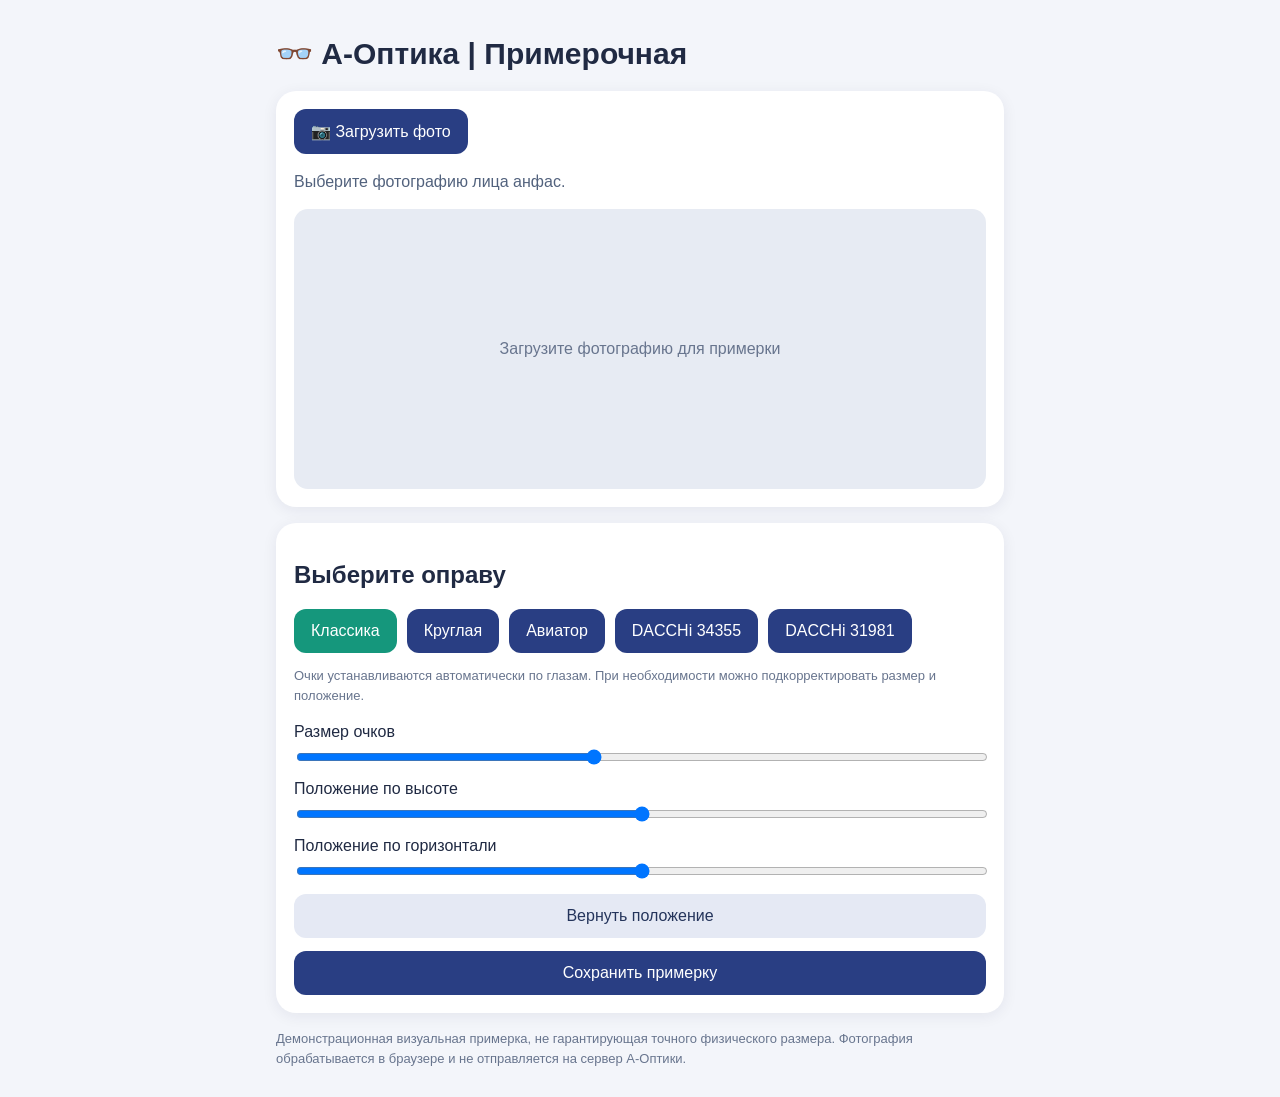
<file: index.html>
<!doctype html>
<html lang="ru"><head><meta charset="utf-8"><meta name="viewport" content="width=device-width,initial-scale=1"><title>А-Оптика — виртуальная примерочная</title>
<style>*{box-sizing:border-box}body{margin:0;background:#f3f5fa;color:#202a43;font-family:Arial,sans-serif}main{max-width:760px;margin:auto;padding:16px}h1{font-size:clamp(22px,5vw,30px)}.panel{background:white;border-radius:20px;padding:18px;margin:16px 0;box-shadow:0 3px 15px #18234412}.btn,button{background:#293e83;border:0;border-radius:12px;padding:13px 17px;color:white;font:inherit;cursor:pointer}.btn{display:inline-block}input[type=file]{display:none}.stage{position:relative;background:#e7ebf3;border-radius:14px;overflow:hidden;margin-top:14px;touch-action:none}.stage canvas{display:block;width:100%;height:auto;touch-action:none}[hidden]{display:none!important}.placeholder{min-height:280px;display:grid;place-items:center;color:#68758e;text-align:center}.status{color:#52627d;line-height:1.45}.frames{display:flex;flex-wrap:wrap;gap:10px}.frames button.active{background:#15977c}.controls{display:grid;gap:13px;margin-top:18px}.controls label{display:grid;gap:6px}input[type=range]{width:100%}.secondary{background:#e5e9f4;color:#24345b}.small{font-size:13px;color:#68758e;line-height:1.5}</style></head>
<body><main><h1>👓 А-Оптика | Примерочная</h1><section class="panel"><label class="btn" for="upload">📷 Загрузить фото</label><input type="file" id="upload" accept="image/*"><p id="status" class="status" aria-live="polite">Выберите фотографию лица анфас.</p><div id="stage" class="stage"><div id="placeholder" class="placeholder">Загрузите фотографию для примерки</div><canvas id="canvas" hidden></canvas></div></section><section class="panel"><h2>Выберите оправу</h2><div id="frames" class="frames"></div><p class="small">Очки устанавливаются автоматически по глазам. При необходимости можно подкорректировать размер и положение.</p><div class="controls"><label>Размер очков <input type="range" id="scale" min="70" max="140" value="100"></label><label>Положение по высоте <input type="range" id="vertical" min="-120" max="120" value="0"></label><label>Положение по горизонтали <input type="range" id="horizontal" min="-120" max="120" value="0"></label><button id="reset" class="secondary">Вернуть положение</button><button id="save">Сохранить примерку</button></div></section><p class="small">Демонстрационная визуальная примерка, не гарантирующая точного физического размера. Фотография обрабатывается в браузере и не отправляется на сервер А-Оптики.</p></main>
<script type="module">
const $=id=>document.getElementById(id),canvas=$('canvas'),ctx=canvas.getContext('2d');
window.Telegram?.WebApp?.ready();window.Telegram?.WebApp?.expand();
// imageWidth: коэффициент ширины относительно расстояния между внешними уголками глаз.
// offsetY: смещение центра оправы относительно линии глаз, в долях её ширины.
const models=[
 {name:'Классика',type:'rect',color:'#252733',imageWidth:1.57,offsetY:0},
 {name:'Круглая',type:'round',color:'#29384d',imageWidth:1.57,offsetY:0},
 {name:'Авиатор',type:'aviator',color:'#8a7149',imageWidth:1.57,offsetY:0.04},
 {name:'DACCHi 34355',type:'image',src:'dacchi-34355.png',imageWidth:1.57,offsetY:-0.065},
 {name:'DACCHi 31981',type:'image',src:'dacchi-31981.png',imageWidth:1.57,offsetY:-0.055}
];
let img=null,choice=0,anchor={x:.5,y:.43,eyeDist:0,angle:0},autoAnchor=null,drag=null,detectorPromise=null;
const frameImages={};
// Примерка рассчитана на визуальный подбор, а не на измерение посадки в миллиметрах.
for(const model of models){if(model.type!=='image')continue;const picture=new Image();frameImages[model.src]={picture,bounds:null,ready:false};picture.onload=()=>{const entry=frameImages[model.src];entry.ready=true;entry.bounds=visibleBounds(picture);draw()};picture.onerror=()=>message('Не удалось загрузить оправу: '+model.src);picture.src=model.src}
// Обрезаем только прозрачные внешние поля, не меняя пиксели исходной оправы.
function visibleBounds(picture){const c=document.createElement('canvas');c.width=picture.naturalWidth;c.height=picture.naturalHeight;const g=c.getContext('2d',{willReadFrequently:true});g.drawImage(picture,0,0);const d=g.getImageData(0,0,c.width,c.height).data;let x0=c.width,y0=c.height,x1=-1,y1=-1;for(let y=0;y<c.height;y++)for(let x=0;x<c.width;x++){if(d[(y*c.width+x)*4+3]>18){x0=Math.min(x0,x);x1=Math.max(x1,x);y0=Math.min(y0,y);y1=Math.max(y1,y)}}return x1<0?{x:0,y:0,w:c.width,h:c.height}:{x:x0,y:y0,w:x1-x0+1,h:y1-y0+1}}
$('frames').innerHTML=models.map((m,i)=>`<button data-id="${i}" class="${i===0?'active':''}">${m.name}</button>`).join('');
$('frames').onclick=e=>{const b=e.target.closest('button[data-id]');if(!b)return;choice=Number(b.dataset.id);document.querySelectorAll('#frames button').forEach(el=>el.classList.toggle('active',el===b));$('scale').value=100;$('vertical').value=0;$('horizontal').value=0;draw()};
function message(t){$('status').textContent=t}
function frameWidth(m){const base=anchor.eyeDist>0?anchor.eyeDist*m.imageWidth:canvas.width*.40;return base*Number($('scale').value)/100}
function drawPhotoFrame(m){const entry=frameImages[m.src];if(!entry?.ready)return;const {picture,bounds:b}=entry,w=frameWidth(m),h=w*b.h/b.w;const x=anchor.x*canvas.width+Number($('horizontal').value)*canvas.width/1000,y=anchor.y*canvas.height+w*m.offsetY+Number($('vertical').value)*canvas.height/1000;ctx.save();ctx.translate(x,y);ctx.rotate(anchor.angle);ctx.drawImage(picture,b.x,b.y,b.w,b.h,-w/2,-h/2,w,h);ctx.restore()}
function drawFrame(){const m=models[choice];if(m.type==='image'){drawPhotoFrame(m);return}const w=frameWidth(m),cx=anchor.x*canvas.width+Number($('horizontal').value)*canvas.width/1000,cy=anchor.y*canvas.height+w*m.offsetY+Number($('vertical').value)*canvas.height/1000;ctx.save();ctx.translate(cx,cy);ctx.rotate(anchor.angle);ctx.scale(w/240,w/240);ctx.strokeStyle=m.color;ctx.lineWidth=7;ctx.lineJoin='round';ctx.beginPath();if(m.type==='round'){ctx.ellipse(-58,0,40,31,0,0,Math.PI*2);ctx.ellipse(58,0,40,31,0,0,Math.PI*2)}else if(m.type==='rect'){ctx.roundRect(-103,-29,88,58,15);ctx.roundRect(15,-29,88,58,15)}else{for(const s of [-1,1]){ctx.moveTo(s*18,-20);ctx.quadraticCurveTo(s*60,-42,s*104,-20);ctx.lineTo(s*95,16);ctx.quadraticCurveTo(s*61,68,s*25,18);ctx.closePath()}}ctx.stroke();ctx.beginPath();ctx.moveTo(-17,-11);ctx.quadraticCurveTo(0,-23,17,-11);ctx.moveTo(-103,-17);ctx.lineTo(-120,-25);ctx.moveTo(103,-17);ctx.lineTo(120,-25);ctx.stroke();ctx.restore()}
function draw(){if(!img)return;ctx.clearRect(0,0,canvas.width,canvas.height);ctx.drawImage(img,0,0,canvas.width,canvas.height);drawFrame()}
function initialAnchor(){return{x:.5,y:.43,eyeDist:0,angle:0}}
async function getDetector(){if(!detectorPromise){detectorPromise=(async()=>{const {FaceLandmarker,FilesetResolver}=await import('./vision_bundle.mjs');const vision=await FilesetResolver.forVisionTasks(new URL('./',window.location.href).href);return FaceLandmarker.createFromOptions(vision,{baseOptions:{modelAssetPath:new URL('./face_landmarker.task',window.location.href).href,delegate:'CPU'},runningMode:'IMAGE',numFaces:1})})().catch(e=>{detectorPromise=null;throw e})}return detectorPromise}
function landmarksToAnchor(p){const left=p[33],right=p[263];if(!left||!right)return null;const dx=(right.x-left.x)*canvas.width,dy=(right.y-left.y)*canvas.height,dist=Math.hypot(dx,dy);return{x:(left.x+right.x)/2,y:(left.y+right.y)/2,eyeDist:dist,angle:Math.atan2(dy,dx)}}
$('upload').onchange=async e=>{const file=e.target.files?.[0];if(!file)return;message('Загружаем фотографию…');const url=URL.createObjectURL(file),next=new Image();try{await new Promise((resolve,reject)=>{next.onload=resolve;next.onerror=()=>reject(new Error('Не удалось прочитать изображение. Попробуйте JPG или PNG.'));next.src=url});img=next;const ratio=Math.min(1,1800/Math.max(next.naturalWidth,next.naturalHeight));canvas.width=Math.max(1,Math.round(next.naturalWidth*ratio));canvas.height=Math.max(1,Math.round(next.naturalHeight*ratio));canvas.hidden=false;$('placeholder').hidden=true;anchor=initialAnchor();autoAnchor=null;$('scale').value=100;$('vertical').value=0;$('horizontal').value=0;draw();message('Фото загружено. Определяем положение глаз…');try{const detector=await getDetector();const result=detector.detect(next);const p=result.faceLandmarks?.[0],a=p&&landmarksToAnchor(p);if(a){autoAnchor=a;anchor={...a};draw();message('Лицо распознано. Размер оправы установлен автоматически.')}else message('Лицо не найдено. Переместите оправу вручную.')}catch(err){console.warn(err);message('Распознавание недоступно ('+(err?.message||'ошибка')+'). Переместите оправу вручную.')}}catch(err){message(err.message)}finally{URL.revokeObjectURL(url);e.target.value=''}};
canvas.addEventListener('pointerdown',e=>{if(!img)return;drag={x:e.clientX,y:e.clientY,ax:anchor.x,ay:anchor.y};canvas.setPointerCapture(e.pointerId)});canvas.addEventListener('pointermove',e=>{if(!drag)return;const r=canvas.getBoundingClientRect();anchor.x=drag.ax+(e.clientX-drag.x)/r.width;anchor.y=drag.ay+(e.clientY-drag.y)/r.height;draw()});for(const ev of ['pointerup','pointercancel','lostpointercapture'])canvas.addEventListener(ev,()=>drag=null);
$('scale').oninput=draw;$('vertical').oninput=draw;$('horizontal').oninput=draw;$('reset').onclick=()=>{if(!img)return;anchor={...(autoAnchor||initialAnchor())};$('scale').value=100;$('vertical').value=0;$('horizontal').value=0;draw()};$('save').onclick=()=>{if(!img)return message('Сначала загрузите фото.');try{const a=document.createElement('a');a.download='a-optika-primerka.png';a.href=canvas.toDataURL('image/png');document.body.append(a);a.click();a.remove()}catch(e){message('Не удалось сохранить изображение: '+e.message)}};
</script></body></html>
</file>
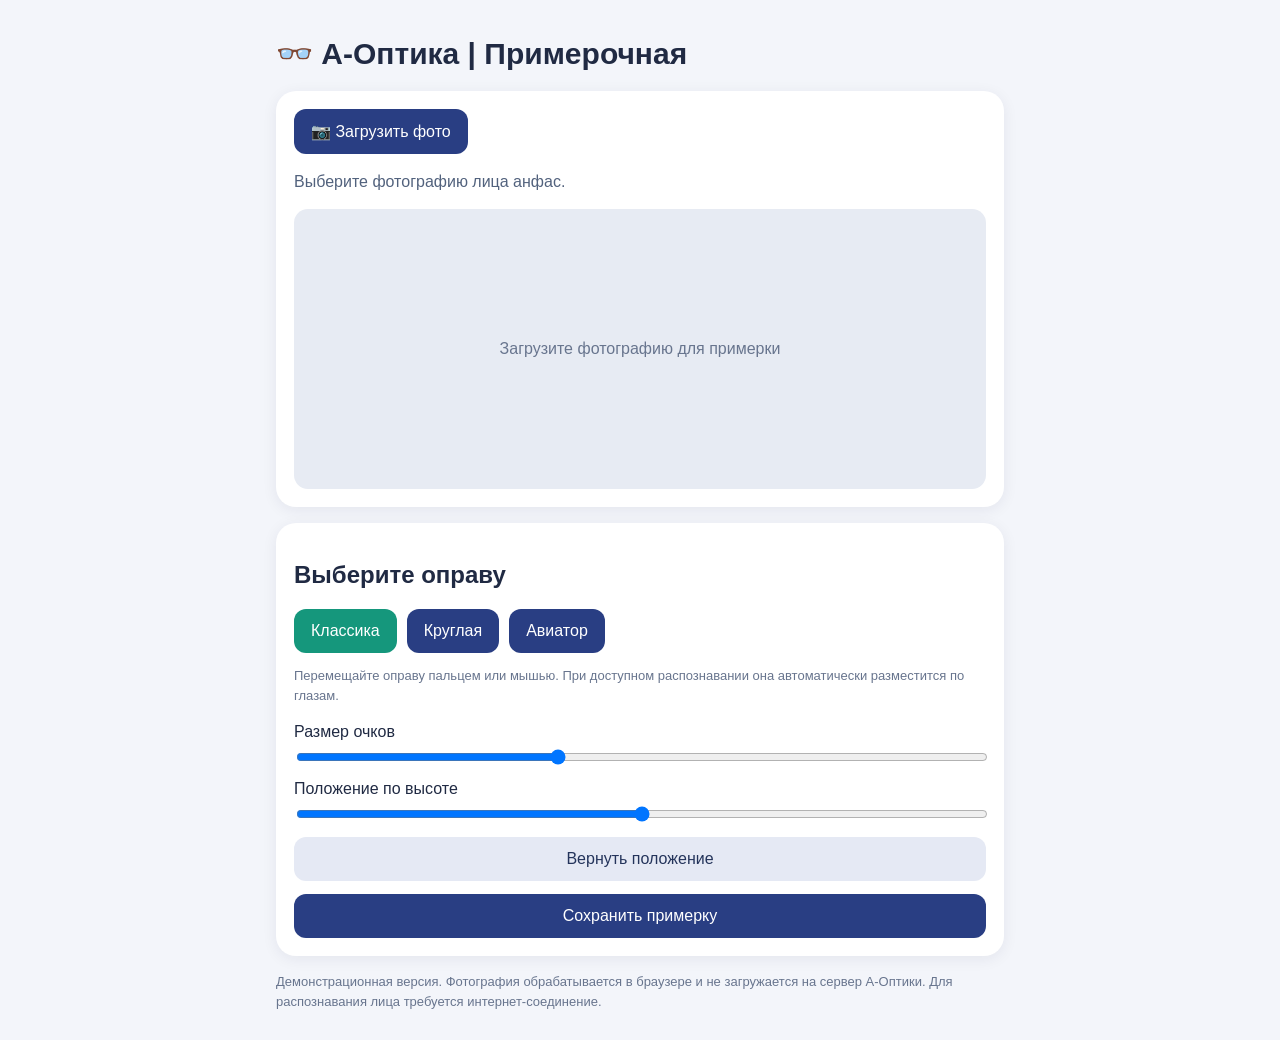
<file: index-backup.html>
<!doctype html>
<html lang="ru"><head><meta charset="utf-8"><meta name="viewport" content="width=device-width,initial-scale=1"><title>А-Оптика — виртуальная примерочная</title>
<style>*{box-sizing:border-box}body{margin:0;background:#f3f5fa;color:#202a43;font-family:Arial,sans-serif}main{max-width:760px;margin:auto;padding:16px}h1{font-size:clamp(22px,5vw,30px)}.panel{background:white;border-radius:20px;padding:18px;margin:16px 0;box-shadow:0 3px 15px #18234412}.btn,button{background:#293e83;border:0;border-radius:12px;padding:13px 17px;color:white;font:inherit;cursor:pointer}.btn{display:inline-block}input[type=file]{display:none}.stage{position:relative;background:#e7ebf3;border-radius:14px;overflow:hidden;margin-top:14px;touch-action:none}.stage canvas{display:block;width:100%;height:auto;touch-action:none}[hidden]{display:none!important}.placeholder{min-height:280px;display:grid;place-items:center;color:#68758e;text-align:center}.status{color:#52627d;line-height:1.45}.frames{display:flex;flex-wrap:wrap;gap:10px}.frames button.active{background:#15977c}.controls{display:grid;gap:13px;margin-top:18px}.controls label{display:grid;gap:6px}input[type=range]{width:100%}.secondary{background:#e5e9f4;color:#24345b}.small{font-size:13px;color:#68758e;line-height:1.5}</style></head>
<body><main><h1>👓 А-Оптика | Примерочная</h1><section class="panel"><label class="btn" for="upload">📷 Загрузить фото</label><input type="file" id="upload" accept="image/*"><p id="status" class="status">Выберите фотографию лица анфас.</p><div id="stage" class="stage"><div id="placeholder" class="placeholder">Загрузите фотографию для примерки</div><canvas id="canvas" hidden></canvas></div></section><section class="panel"><h2>Выберите оправу</h2><div id="frames" class="frames"></div><p class="small">Перемещайте оправу пальцем или мышью. При доступном распознавании она автоматически разместится по глазам.</p><div class="controls"><label>Размер очков <input type="range" id="scale" min="55" max="175" value="100"></label><label>Положение по высоте <input type="range" id="vertical" min="-120" max="120" value="0"></label><button id="reset" class="secondary">Вернуть положение</button><button id="save">Сохранить примерку</button></div></section><p class="small">Демонстрационная версия. Фотография обрабатывается в браузере и не загружается на сервер А-Оптики. Для распознавания лица требуется интернет-соединение.</p></main>
<script type="module">
const $=id=>document.getElementById(id), canvas=$('canvas'),ctx=canvas.getContext('2d');
const models=[{name:'Классика',type:'rect',color:'#252733'},{name:'Круглая',type:'round',color:'#29384d'},{name:'Авиатор',type:'aviator',color:'#8a7149'}];
let img=null,choice=0,anchor={x:.5,y:.43,w:.40,angle:0},autoAnchor=null,drag=null,detectorPromise=null;
$('frames').innerHTML=models.map((m,i)=>`<button data-id="${i}" class="${i===0?'active':''}">${m.name}</button>`).join('');
$('frames').onclick=e=>{let b=e.target.closest('button[data-id]');if(!b)return;choice=Number(b.dataset.id);document.querySelectorAll('#frames button').forEach(el=>el.classList.toggle('active',el===b));draw()};
function message(t){$('status').textContent=t}
function drawFrame(){const m=models[choice],w=anchor.w*canvas.width*Number($('scale').value)/100,cx=anchor.x*canvas.width,cy=anchor.y*canvas.height+Number($('vertical').value)*canvas.height/1000;ctx.save();ctx.translate(cx,cy);ctx.rotate(anchor.angle);ctx.scale(w/240,w/240);ctx.strokeStyle=m.color;ctx.lineWidth=7;ctx.lineJoin='round';ctx.beginPath();if(m.type==='round'){ctx.ellipse(-58,0,40,31,0,0,Math.PI*2);ctx.ellipse(58,0,40,31,0,0,Math.PI*2)}else if(m.type==='rect'){ctx.roundRect(-103,-29,88,58,15);ctx.roundRect(15,-29,88,58,15)}else{for(const s of [-1,1]){ctx.moveTo(s*18,-20);ctx.quadraticCurveTo(s*60,-42,s*104,-20);ctx.lineTo(s*95,16);ctx.quadraticCurveTo(s*61,68,s*25,18);ctx.closePath()}}ctx.stroke();ctx.beginPath();ctx.moveTo(-17,-11);ctx.quadraticCurveTo(0,-23,17,-11);ctx.moveTo(-103,-17);ctx.lineTo(-120,-25);ctx.moveTo(103,-17);ctx.lineTo(120,-25);ctx.stroke();ctx.restore()}
function draw(){if(!img)return;ctx.clearRect(0,0,canvas.width,canvas.height);ctx.drawImage(img,0,0,canvas.width,canvas.height);drawFrame()}
function initialAnchor(){return{x:.5,y:.43,w:.40,angle:0}}
async function getDetector(){if(!detectorPromise){detectorPromise=(async()=>{let FaceLandmarker,FilesetResolver;try{({FaceLandmarker,FilesetResolver}=await import('https://cdn.jsdelivr.net/npm/@mediapipe/tasks-vision@0.10.22/+esm'))}catch(first){({FaceLandmarker,FilesetResolver}=await import('https://esm.sh/@mediapipe/tasks-vision@0.10.22'))}const vision=await FilesetResolver.forVisionTasks('https://cdn.jsdelivr.net/npm/@mediapipe/tasks-vision@0.10.22/wasm');return FaceLandmarker.createFromOptions(vision,{baseOptions:{modelAssetPath:'https://storage.googleapis.com/mediapipe-models/face_landmarker/face_landmarker/float16/1/face_landmarker.task',delegate:'CPU'},runningMode:'IMAGE',numFaces:1})})().catch(e=>{detectorPromise=null;throw e})}return detectorPromise}
function landmarksToAnchor(p){const left=p[33],right=p[263];if(!left||!right)return null;const dx=(right.x-left.x)*canvas.width,dy=(right.y-left.y)*canvas.height,dist=Math.hypot(dx,dy);return{x:(left.x+right.x)/2,y:(left.y+right.y)/2,w:Math.min(.95,dist*2.25/canvas.width),angle:Math.atan2(dy,dx)}}
$('upload').onchange=async e=>{const file=e.target.files?.[0];if(!file)return;message('Загружаем фотографию…');let url=URL.createObjectURL(file);let next=new Image();try{await new Promise((resolve,reject)=>{next.onload=resolve;next.onerror=()=>reject(new Error('Не удалось прочитать изображение. Попробуйте JPG или PNG.'));next.src=url});img=next;const max=1800,ratio=Math.min(1,max/Math.max(next.naturalWidth,next.naturalHeight));canvas.width=Math.max(1,Math.round(next.naturalWidth*ratio));canvas.height=Math.max(1,Math.round(next.naturalHeight*ratio));canvas.hidden=false;$('placeholder').hidden=true;anchor=initialAnchor();autoAnchor=null;$('scale').value=100;$('vertical').value=0;draw();message('Фото загружено. Определяем положение глаз…');try{const detector=await getDetector();const result=detector.detect(next);const p=result.faceLandmarks?.[0];const a=p&&landmarksToAnchor(p);if(a){autoAnchor=a;anchor={...a};draw();message('Лицо распознано. Очки расположены по глазам; при необходимости поправьте их пальцем.')}else message('Фото загружено, но лицо не найдено. Переместите очки пальцем.')}catch(err){console.warn(err);message('Фото загружено. Распознавание недоступно ('+(err?.message||'ошибка загрузки модели')+'). Переместите очки пальцем.')}}catch(err){message(err.message)}finally{URL.revokeObjectURL(url);e.target.value=''}};
canvas.addEventListener('pointerdown',e=>{if(!img)return;drag={x:e.clientX,y:e.clientY,ax:anchor.x,ay:anchor.y};canvas.setPointerCapture(e.pointerId)});canvas.addEventListener('pointermove',e=>{if(!drag)return;const rect=canvas.getBoundingClientRect();anchor.x=drag.ax+(e.clientX-drag.x)/rect.width;anchor.y=drag.ay+(e.clientY-drag.y)/rect.height;draw()});for(const ev of ['pointerup','pointercancel','lostpointercapture'])canvas.addEventListener(ev,()=>drag=null);
$('scale').oninput=draw;$('vertical').oninput=draw;$('reset').onclick=()=>{if(!img)return;anchor={...(autoAnchor||initialAnchor())};$('scale').value=100;$('vertical').value=0;draw()};$('save').onclick=()=>{if(!img)return message('Сначала загрузите фото.');try{const a=document.createElement('a');a.download='a-optika-primerka.png';a.href=canvas.toDataURL('image/png');document.body.append(a);a.click();a.remove()}catch(e){message('Не удалось сохранить изображение: '+e.message)}};
</script></body></html>
</file>
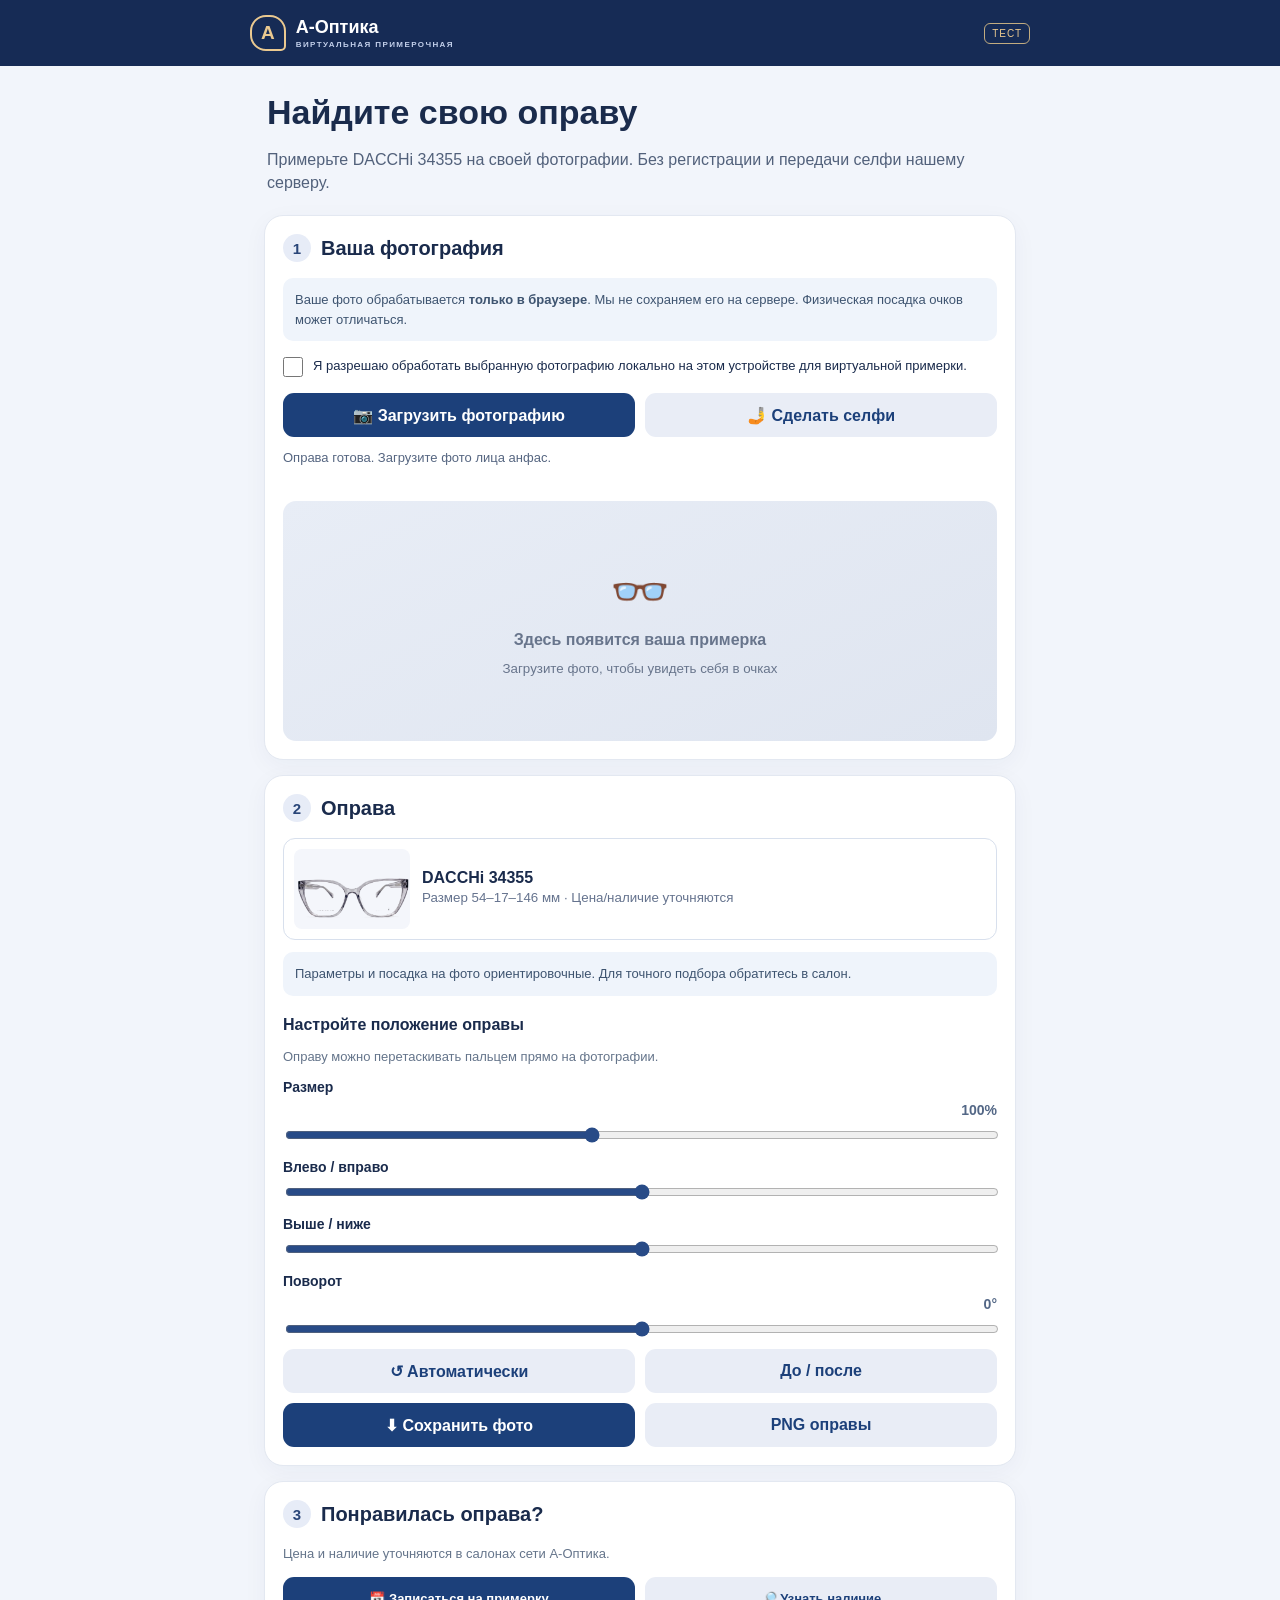
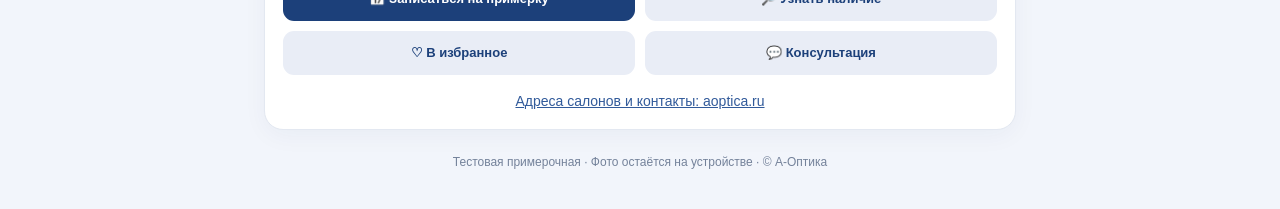
<file: telegram.html>
<!doctype html>
<html lang="ru">
<head>
  <meta charset="utf-8">
  <meta name="viewport" content="width=device-width, initial-scale=1, viewport-fit=cover">
  <meta name="theme-color" content="#152a55">
  <title>А-Оптика — виртуальная примерочная в Telegram</title>
  <script src="https://telegram.org/js/telegram-web-app.js" defer></script>
  <link rel="stylesheet" href="telegram.css">
</head>
<body>
  <header class="header"><div class="logo"><span class="logo-icon">А</span><span>А-Оптика <small>ВИРТУАЛЬНАЯ ПРИМЕРОЧНАЯ</small></span></div><span class="test-badge">ТЕСТ</span></header>
  <main>
    <section class="intro"><h1>Найдите свою оправу</h1><p>Примерьте DACCHi 34355 на своей фотографии. Без регистрации и передачи селфи нашему серверу.</p></section>
    <section class="panel" id="photo-panel">
      <h2><span class="step">1</span> Ваша фотография</h2>
      <div class="notice">Ваше фото обрабатывается <b>только в браузере</b>. Мы не сохраняем его на сервере. Физическая посадка очков может отличаться.</div>
      <label class="consent"><input id="consent" type="checkbox"><span>Я разрешаю обработать выбранную фотографию локально на этом устройстве для виртуальной примерки.</span></label>
      <div class="upload-actions">
        <label class="button" for="file">📷 Загрузить фотографию</label>
        <label class="button button-secondary" for="camera">🤳 Сделать селфи</label>
      </div>
      <input id="file" type="file" accept="image/jpeg,image/png,image/webp" hidden>
      <input id="camera" type="file" accept="image/*" capture="user" hidden>
      <p id="status" class="status" role="status" aria-live="polite">Подойдёт фотография лица анфас при хорошем освещении.</p>
      <div class="stage" id="stage"><div class="placeholder" id="placeholder"><span>👓</span><b>Здесь появится ваша примерка</b><small>Загрузите фото, чтобы увидеть себя в очках</small></div><canvas id="preview" hidden aria-label="Результат примерки"></canvas></div>
    </section>
    <section class="panel">
      <h2><span class="step">2</span> Оправа</h2>
      <div id="catalog" class="catalog"></div>
      <div class="notice compact">Параметры и посадка на фото ориентировочные. Для точного подбора обратитесь в салон.</div>
      <h3>Настройте положение оправы</h3>
      <p class="hint">Оправу можно перетаскивать пальцем прямо на фотографии.</p>
      <div class="controls">
        <label>Размер <output id="scale-label">100%</output><input id="scale" type="range" min="70" max="140" value="100"></label>
        <label>Влево / вправо <input id="horizontal" type="range" min="-120" max="120" value="0"></label>
        <label>Выше / ниже <input id="vertical" type="range" min="-120" max="120" value="0"></label>
        <label>Поворот <output id="angle-label">0°</output><input id="angle" type="range" min="-20" max="20" value="0"></label>
      </div>
      <div class="row"><button class="button button-secondary" id="reset">↺ Автоматически</button><button class="button button-secondary" id="compare">До / после</button></div>
      <div class="row"><button class="button" id="save">⬇ Сохранить фото</button><button class="button button-secondary" id="download-frame">PNG оправы</button></div>
    </section>
    <section class="panel">
      <h2><span class="step">3</span> Понравилась оправа?</h2>
      <p class="small">Цена и наличие уточняются в салонах сети А-Оптика.</p>
      <div class="actions"><button class="button" data-action="booking">📅 Записаться на примерку</button><button class="button button-secondary" data-action="stock">🔎 Узнать наличие</button><button class="button button-secondary" data-action="favorite">♡ В избранное</button><button class="button button-secondary" data-action="consultation">💬 Консультация</button></div>
      <a class="site-link" href="https://aoptica.ru" target="_blank" rel="noopener noreferrer">Адреса салонов и контакты: aoptica.ru</a>
    </section>
    <footer>Тестовая примерочная · Фото остаётся на устройстве · © А-Оптика</footer>
  </main>
  <script type="module" src="telegram.js"></script>
</body>
</html>
</file>
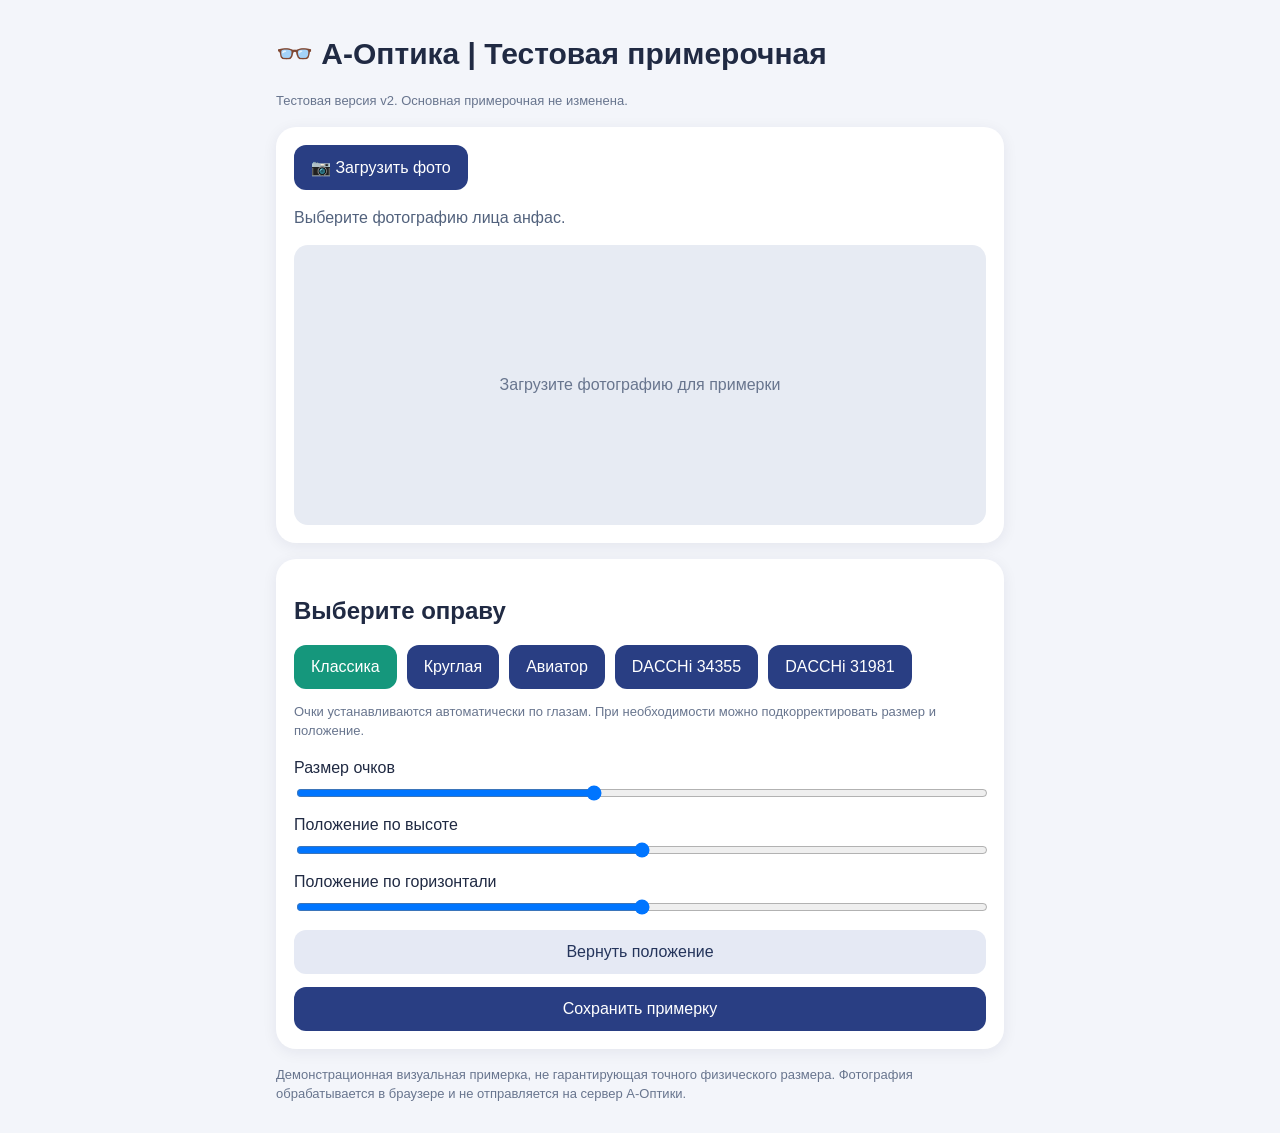
<file: test.html>
<!doctype html>
<html lang="ru"><head><meta charset="utf-8"><meta name="viewport" content="width=device-width,initial-scale=1"><title>А-Оптика — тестовая примерочная v2</title>
<style>*{box-sizing:border-box}body{margin:0;background:#f3f5fa;color:#202a43;font-family:Arial,sans-serif}main{max-width:760px;margin:auto;padding:16px}h1{font-size:clamp(22px,5vw,30px)}.panel{background:white;border-radius:20px;padding:18px;margin:16px 0;box-shadow:0 3px 15px #18234412}.btn,button{background:#293e83;border:0;border-radius:12px;padding:13px 17px;color:white;font:inherit;cursor:pointer}.btn{display:inline-block}input[type=file]{display:none}.stage{position:relative;background:#e7ebf3;border-radius:14px;overflow:hidden;margin-top:14px;touch-action:none}.stage canvas{display:block;width:100%;height:auto;touch-action:none}[hidden]{display:none!important}.placeholder{min-height:280px;display:grid;place-items:center;color:#68758e;text-align:center}.status{color:#52627d;line-height:1.45}.frames{display:flex;flex-wrap:wrap;gap:10px}.frames button.active{background:#15977c}.controls{display:grid;gap:13px;margin-top:18px}.controls label{display:grid;gap:6px}input[type=range]{width:100%}.secondary{background:#e5e9f4;color:#24345b}.small{font-size:13px;color:#68758e;line-height:1.5}</style></head>
<body><main><h1>👓 А-Оптика | Тестовая примерочная</h1><p class="small">Тестовая версия v2. Основная примерочная не изменена.</p><section class="panel"><label class="btn" for="upload">📷 Загрузить фото</label><input type="file" id="upload" accept="image/*"><p id="status" class="status" aria-live="polite">Выберите фотографию лица анфас.</p><div id="stage" class="stage"><div id="placeholder" class="placeholder">Загрузите фотографию для примерки</div><canvas id="canvas" hidden></canvas></div></section><section class="panel"><h2>Выберите оправу</h2><div id="frames" class="frames"></div><p class="small">Очки устанавливаются автоматически по глазам. При необходимости можно подкорректировать размер и положение.</p><div class="controls"><label>Размер очков <input type="range" id="scale" min="70" max="140" value="100"></label><label>Положение по высоте <input type="range" id="vertical" min="-120" max="120" value="0"></label><label>Положение по горизонтали <input type="range" id="horizontal" min="-120" max="120" value="0"></label><button id="reset" class="secondary">Вернуть положение</button><button id="save">Сохранить примерку</button></div></section><p class="small">Демонстрационная визуальная примерка, не гарантирующая точного физического размера. Фотография обрабатывается в браузере и не отправляется на сервер А-Оптики.</p></main>
<script type="module">
const $=id=>document.getElementById(id),canvas=$('canvas'),ctx=canvas.getContext('2d');
window.Telegram?.WebApp?.ready();window.Telegram?.WebApp?.expand();
// imageWidth: коэффициент ширины относительно расстояния между внешними уголками глаз.
// offsetY: смещение центра оправы относительно линии глаз, в долях её ширины.
const models=[
 {name:'Классика',type:'rect',color:'#252733',imageWidth:1.57,offsetY:0},
 {name:'Круглая',type:'round',color:'#29384d',imageWidth:1.57,offsetY:0},
 {name:'Авиатор',type:'aviator',color:'#8a7149',imageWidth:1.57,offsetY:0.04},
 {name:'DACCHi 34355',type:'image',src:'dacchi-34355.png',imageWidth:1.57,offsetY:-0.065},
 {name:'DACCHi 31981',type:'image',src:'dacchi-31981.png',imageWidth:1.57,offsetY:-0.055}
];
let img=null,choice=0,anchor={x:.5,y:.43,eyeDist:0,angle:0},autoAnchor=null,drag=null,detectorPromise=null;
const frameImages={};
let requestSerial=0;
// Примерка рассчитана на визуальный подбор, а не на измерение посадки в миллиметрах.
for(const model of models){if(model.type!=='image')continue;const picture=new Image();frameImages[model.src]={picture,bounds:null,ready:false};picture.onload=()=>{const entry=frameImages[model.src];entry.ready=true;entry.bounds=visibleBounds(picture);draw()};picture.onerror=()=>{if(models[choice]?.src===model.src)message('Не удалось загрузить оправу: '+model.src)};picture.src=model.src}
// Обрезаем только прозрачные внешние поля, не меняя пиксели исходной оправы.
function visibleBounds(picture){const c=document.createElement('canvas');c.width=picture.naturalWidth;c.height=picture.naturalHeight;const g=c.getContext('2d',{willReadFrequently:true});g.drawImage(picture,0,0);const d=g.getImageData(0,0,c.width,c.height).data;let x0=c.width,y0=c.height,x1=-1,y1=-1;for(let y=0;y<c.height;y++)for(let x=0;x<c.width;x++){if(d[(y*c.width+x)*4+3]>40){x0=Math.min(x0,x);x1=Math.max(x1,x);y0=Math.min(y0,y);y1=Math.max(y1,y)}}return x1<0?{x:0,y:0,w:c.width,h:c.height}:{x:x0,y:y0,w:x1-x0+1,h:y1-y0+1}}
$('frames').innerHTML=models.map((m,i)=>`<button data-id="${i}" class="${i===0?'active':''}">${m.name}</button>`).join('');
$('frames').onclick=e=>{const b=e.target.closest('button[data-id]');if(!b)return;choice=Number(b.dataset.id);message(img?'Модель выбрана. Проверьте положение оправы.':'Выберите фотографию лица анфас.');document.querySelectorAll('#frames button').forEach(el=>el.classList.toggle('active',el===b));$('scale').value=100;$('vertical').value=0;$('horizontal').value=0;draw()};
function message(t){$('status').textContent=t}
function frameWidth(m){const base=anchor.eyeDist>0?anchor.eyeDist*m.imageWidth:canvas.width*.40;return base*Number($('scale').value)/100}
function drawPhotoFrame(m){const entry=frameImages[m.src];if(!entry?.ready){message('Изображение оправы загружается…');return;}const {picture,bounds:b}=entry,w=frameWidth(m),h=w*b.h/b.w;const x=anchor.x*canvas.width+Number($('horizontal').value)*canvas.width/1000,y=anchor.y*canvas.height+w*m.offsetY+Number($('vertical').value)*canvas.height/1000;ctx.save();ctx.translate(x,y);ctx.rotate(anchor.angle);ctx.drawImage(picture,b.x,b.y,b.w,b.h,-w/2,-h/2,w,h);ctx.restore()}
function drawFrame(){const m=models[choice];if(m.type==='image'){drawPhotoFrame(m);return}const w=frameWidth(m),cx=anchor.x*canvas.width+Number($('horizontal').value)*canvas.width/1000,cy=anchor.y*canvas.height+w*m.offsetY+Number($('vertical').value)*canvas.height/1000;ctx.save();ctx.translate(cx,cy);ctx.rotate(anchor.angle);ctx.scale(w/240,w/240);ctx.strokeStyle=m.color;ctx.lineWidth=7;ctx.lineJoin='round';ctx.beginPath();if(m.type==='round'){ctx.ellipse(-58,0,40,31,0,0,Math.PI*2);ctx.ellipse(58,0,40,31,0,0,Math.PI*2)}else if(m.type==='rect'){ctx.roundRect(-103,-29,88,58,15);ctx.roundRect(15,-29,88,58,15)}else{for(const s of [-1,1]){ctx.moveTo(s*18,-20);ctx.quadraticCurveTo(s*60,-42,s*104,-20);ctx.lineTo(s*95,16);ctx.quadraticCurveTo(s*61,68,s*25,18);ctx.closePath()}}ctx.stroke();ctx.beginPath();ctx.moveTo(-17,-11);ctx.quadraticCurveTo(0,-23,17,-11);ctx.moveTo(-103,-17);ctx.lineTo(-120,-25);ctx.moveTo(103,-17);ctx.lineTo(120,-25);ctx.stroke();ctx.restore()}
function draw(){if(!img)return;ctx.clearRect(0,0,canvas.width,canvas.height);ctx.drawImage(img,0,0,canvas.width,canvas.height);drawFrame()}
function initialAnchor(){return{x:.5,y:.43,eyeDist:0,angle:0}}
async function getDetector(){if(!detectorPromise){detectorPromise=(async()=>{const {FaceLandmarker,FilesetResolver}=await import('./vision_bundle.mjs');const vision=await FilesetResolver.forVisionTasks(new URL('./',window.location.href).href);return FaceLandmarker.createFromOptions(vision,{baseOptions:{modelAssetPath:new URL('./face_landmarker.task',window.location.href).href,delegate:'CPU'},runningMode:'IMAGE',numFaces:1})})().catch(e=>{detectorPromise=null;throw e})}return detectorPromise}
function landmarksToAnchor(p){const left=p[33],right=p[263];if(!left||!right)return null;const dx=(right.x-left.x)*canvas.width,dy=(right.y-left.y)*canvas.height,dist=Math.hypot(dx,dy);return{x:(left.x+right.x)/2,y:(left.y+right.y)/2,eyeDist:dist,angle:Math.atan2(dy,dx)}}
$('upload').onchange=async e=>{const file=e.target.files?.[0];if(!file)return;const serial=++requestSerial;message('Загружаем фотографию…');const url=URL.createObjectURL(file),next=new Image();try{await new Promise((resolve,reject)=>{next.onload=resolve;next.onerror=()=>reject(new Error('Не удалось прочитать изображение. Попробуйте JPG или PNG.'));next.src=url});if(serial!==requestSerial)return;img=next;const ratio=Math.min(1,1800/Math.max(next.naturalWidth,next.naturalHeight));canvas.width=Math.max(1,Math.round(next.naturalWidth*ratio));canvas.height=Math.max(1,Math.round(next.naturalHeight*ratio));canvas.hidden=false;$('placeholder').hidden=true;anchor=initialAnchor();autoAnchor=null;$('scale').value=100;$('vertical').value=0;$('horizontal').value=0;draw();message('Фото загружено. Определяем положение глаз…');try{const detector=await getDetector();const result=detector.detect(next);const p=result.faceLandmarks?.[0],a=p&&landmarksToAnchor(p);if(serial!==requestSerial)return;if(a){autoAnchor=a;anchor={...a};draw();message('Лицо распознано. Размер оправы установлен автоматически.')}else message('Лицо не найдено. Переместите оправу вручную.')}catch(err){if(serial!==requestSerial)return;console.warn(err);message('Распознавание недоступно ('+(err?.message||'ошибка')+'). Переместите оправу вручную.')}}catch(err){message(err.message)}finally{URL.revokeObjectURL(url);e.target.value=''}};
canvas.addEventListener('pointerdown',e=>{if(!img)return;drag={x:e.clientX,y:e.clientY,ax:anchor.x,ay:anchor.y};canvas.setPointerCapture(e.pointerId)});canvas.addEventListener('pointermove',e=>{if(!drag)return;const r=canvas.getBoundingClientRect();anchor.x=drag.ax+(e.clientX-drag.x)/r.width;anchor.y=drag.ay+(e.clientY-drag.y)/r.height;draw()});for(const ev of ['pointerup','pointercancel','lostpointercapture'])canvas.addEventListener(ev,()=>drag=null);
$('scale').oninput=draw;$('vertical').oninput=draw;$('horizontal').oninput=draw;$('reset').onclick=()=>{if(!img)return;anchor={...(autoAnchor||initialAnchor())};$('scale').value=100;$('vertical').value=0;$('horizontal').value=0;draw()};$('save').onclick=()=>{if(!img)return message('Сначала загрузите фото.');try{const a=document.createElement('a');a.download='a-optika-primerka.png';a.href=canvas.toDataURL('image/png');document.body.append(a);a.click();a.remove()}catch(e){message('Не удалось сохранить изображение: '+e.message)}};
</script></body></html>
</file>
<file: telegram.css>
:root{font-family:-apple-system,BlinkMacSystemFont,'Segoe UI',Arial,sans-serif;color:#1a2b4c;background:#f2f5fb}*{box-sizing:border-box}body{margin:0}button,input,label{font:inherit}.header{background:#162b55;color:#fff;display:flex;align-items:center;justify-content:space-between;padding:15px max(16px,calc((100vw - 780px)/2));gap:10px}.logo{display:flex;align-items:center;gap:10px;font-weight:750;font-size:18px}.logo small{display:block;font-size:8px;letter-spacing:1.4px;color:#c3d0eb;margin-top:2px}.logo-icon{border:2px solid #eac990;border-radius:16px 16px 5px 16px;color:#eac990;padding:5px 9px;font-size:19px}.test-badge{border:1px solid #c2ac80;border-radius:6px;padding:4px 7px;color:#eac990;font-size:10px;letter-spacing:1px}main{max-width:780px;padding:18px 14px 30px;margin:auto}h1{font-size:clamp(26px,6vw,34px);margin:5px 0 8px}h2{font-size:20px;margin:0 0 16px;display:flex;gap:10px;align-items:center}h3{font-size:16px;margin:20px 0 7px}.intro{padding:4px 3px 6px}.intro p{line-height:1.45;color:#52617b;margin-bottom:0}.panel{background:#fff;border:1px solid #e3e8f1;border-radius:19px;padding:18px;margin:15px 0;box-shadow:0 6px 24px #1229520b}.step{width:28px;height:28px;border-radius:50%;display:inline-flex;align-items:center;justify-content:center;background:#e7ecf7;color:#294578;font-size:15px;flex-shrink:0}.notice{background:#eff4fb;border-radius:10px;padding:12px;font-size:13px;line-height:1.5;color:#3e5470}.compact{margin-top:12px}.consent{display:flex;gap:10px;align-items:flex-start;margin:15px 0;font-size:13px;line-height:1.5;cursor:pointer}.consent input{width:20px;height:20px;accent-color:#174a8c;flex-shrink:0;margin:1px 0}.upload-actions{display:flex;flex-wrap:wrap;gap:10px}.button{border:0;border-radius:11px;background:#1c407a;color:white;padding:12px 15px;text-align:center;cursor:pointer;font-weight:650;display:inline-flex;align-items:center;justify-content:center;text-decoration:none;min-height:44px;flex:1;min-width:155px}.button:focus-visible{outline:3px solid #ddb95d;outline-offset:2px}.button-secondary{background:#e9edf6;color:#1c407a}.status{min-height:38px;color:#566681;font-size:13px;margin:13px 0}.stage{background:linear-gradient(155deg,#e8edf6,#dfe5f0);border-radius:13px;overflow:hidden;min-height:220px;touch-action:none;display:grid;place-items:center}.stage canvas{display:block;width:100%;height:auto;max-height:720px;object-fit:contain;touch-action:none}.placeholder{min-height:240px;padding:18px;display:flex;align-items:center;justify-content:center;flex-direction:column;gap:11px;text-align:center;color:#68758c}.placeholder span{font-size:48px}.placeholder small{line-height:1.4}.catalog{display:flex;align-items:center;gap:12px;border:1px solid #d8e0ed;border-radius:12px;padding:10px}.catalog img{width:116px;height:80px;object-fit:contain;background:#f4f6fb;border-radius:8px}.catalog strong{display:block;font-size:16px}.catalog small{color:#65738e;line-height:1.7;display:block}.controls{display:grid;gap:14px}.controls label{display:grid;gap:7px;font-size:14px;font-weight:580}.controls output{float:right;margin-left:auto;color:#536786}.controls input{width:100%;accent-color:#284b87}.hint,.small{color:#65758b;font-size:13px;line-height:1.5}.row{display:flex;gap:10px;margin-top:10px;flex-wrap:wrap}.actions{display:grid;grid-template-columns:repeat(2,minmax(0,1fr));gap:10px}.actions .button{min-width:0;font-size:13px;padding:12px 8px}.site-link{display:block;margin:18px 2px 2px;color:#315a9a;font-size:14px;text-align:center}footer{text-align:center;color:#74829a;font-size:12px;padding:10px 2px}[hidden]{display:none!important}@media(max-width:390px){.panel{padding:13px}.actions{grid-template-columns:1fr}.upload-actions,.row{flex-direction:column}.button{min-width:0;width:100%}}
</file>
